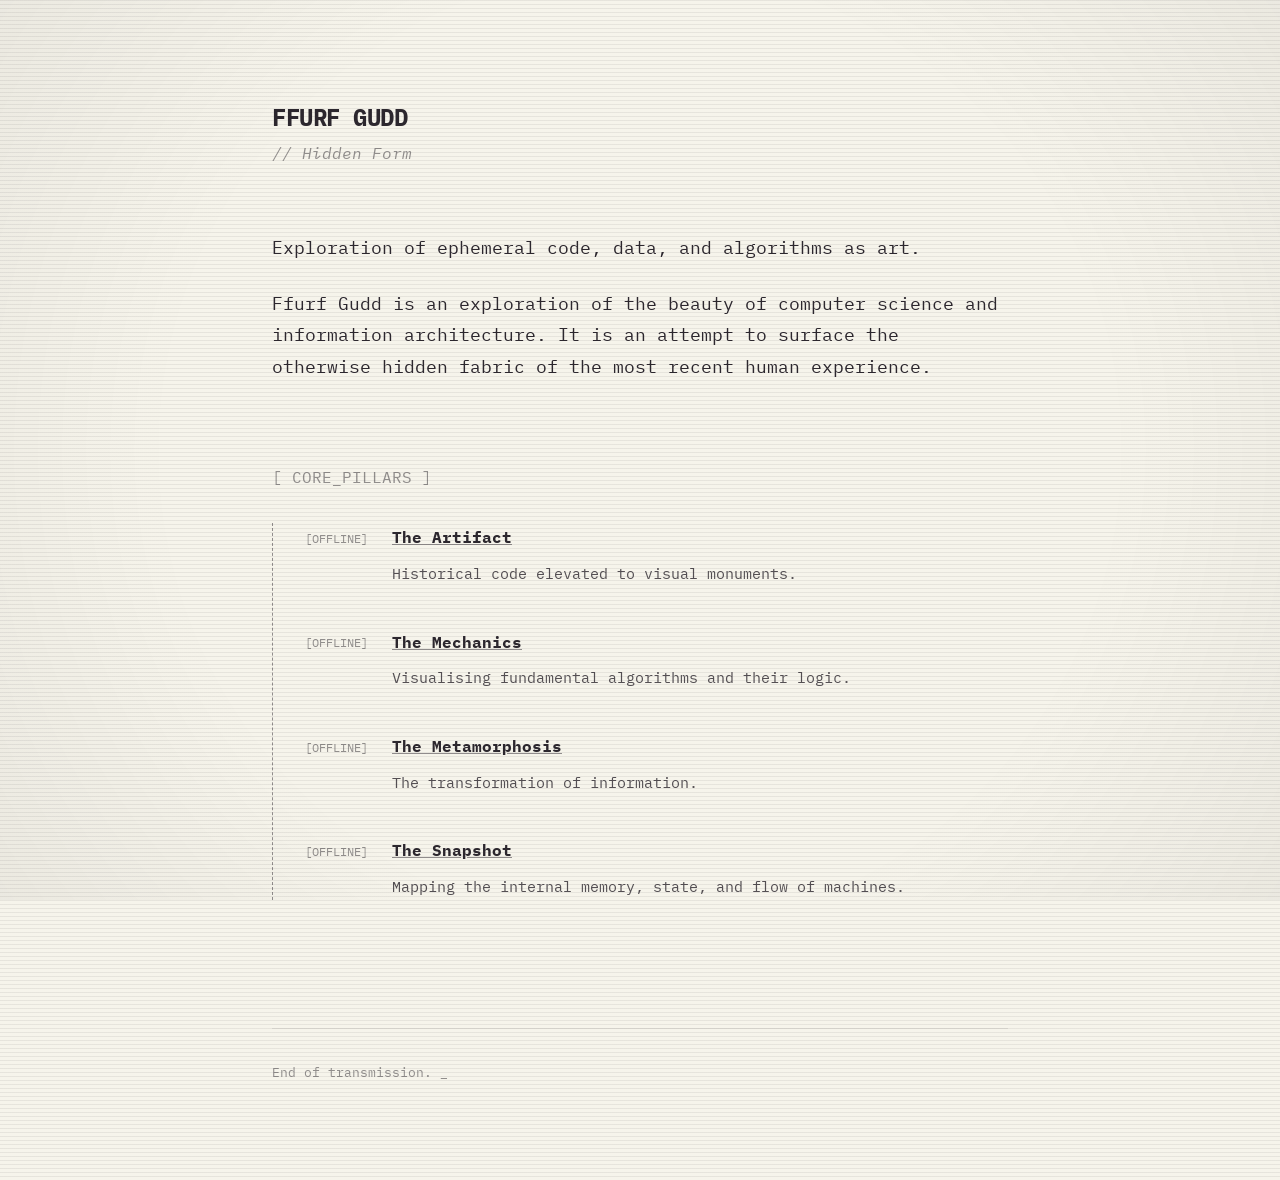
<file: index.html>
<!DOCTYPE html>
<html lang="en-GB">
<head>
    <meta charset="UTF-8">
    <meta name="viewport" content="width=device-width, initial-scale=1.0">
    <title>FFURF GUDD // Hidden Form</title>
    <link rel="preconnect" href="https://fonts.googleapis.com">
    <link rel="preconnect" href="https://fonts.gstatic.com" crossorigin>
    <link href="https://fonts.googleapis.com/css2?family=IBM+Plex+Mono:ital,wght@0,400;0,700;1,400&display=swap" rel="stylesheet">
    <link rel="stylesheet" href="style.css">
</head>
<body>
    <header>
        <h1>FFURF GUDD</h1>
        <p class="subtitle">// Hidden Form</p>
    </header>

    <main>
        <section class="mission">
            <p>Exploration of ephemeral code, data, and algorithms as art.</p>
            <p>Ffurf Gudd is an exploration of the beauty of computer science and information architecture. It is an attempt to surface the otherwise hidden fabric of the most recent human experience.</p>
        </section>

        <nav class="gallery">
            <h2>[ CORE_PILLARS ]</h2>
            <ul class="pillar-list">
                <li class="pillar-item">
                    <span class="status">[OFFLINE]</span>
                    <div class="content">
                        <span class="title">The Artifact</span>
                        <span class="desc">Historical code elevated to visual monuments.</span>
                    </div>
                </li>
                <li class="pillar-item">
                    <span class="status">[OFFLINE]</span>
                    <div class="content">
                        <span class="title">The Mechanics</span>
                        <span class="desc">Visualising fundamental algorithms and their logic.</span>
                    </div>
                </li>
                <li class="pillar-item">
                    <span class="status">[OFFLINE]</span>
                    <div class="content">
                        <span class="title">The Metamorphosis</span>
                        <span class="desc">The transformation of information.</span>
                    </div>
                </li>
                <li class="pillar-item">
                    <span class="status">[OFFLINE]</span>
                    <div class="content">
                        <span class="title">The Snapshot</span>
                        <span class="desc">Mapping the internal memory, state, and flow of machines.</span>
                    </div>
                </li>
            </ul>
        </nav>
    </main>

    <footer>
        <p class="meta">End of transmission. <span class="cursor">_</span></p>
    </footer>
</body>
</html>
</file>
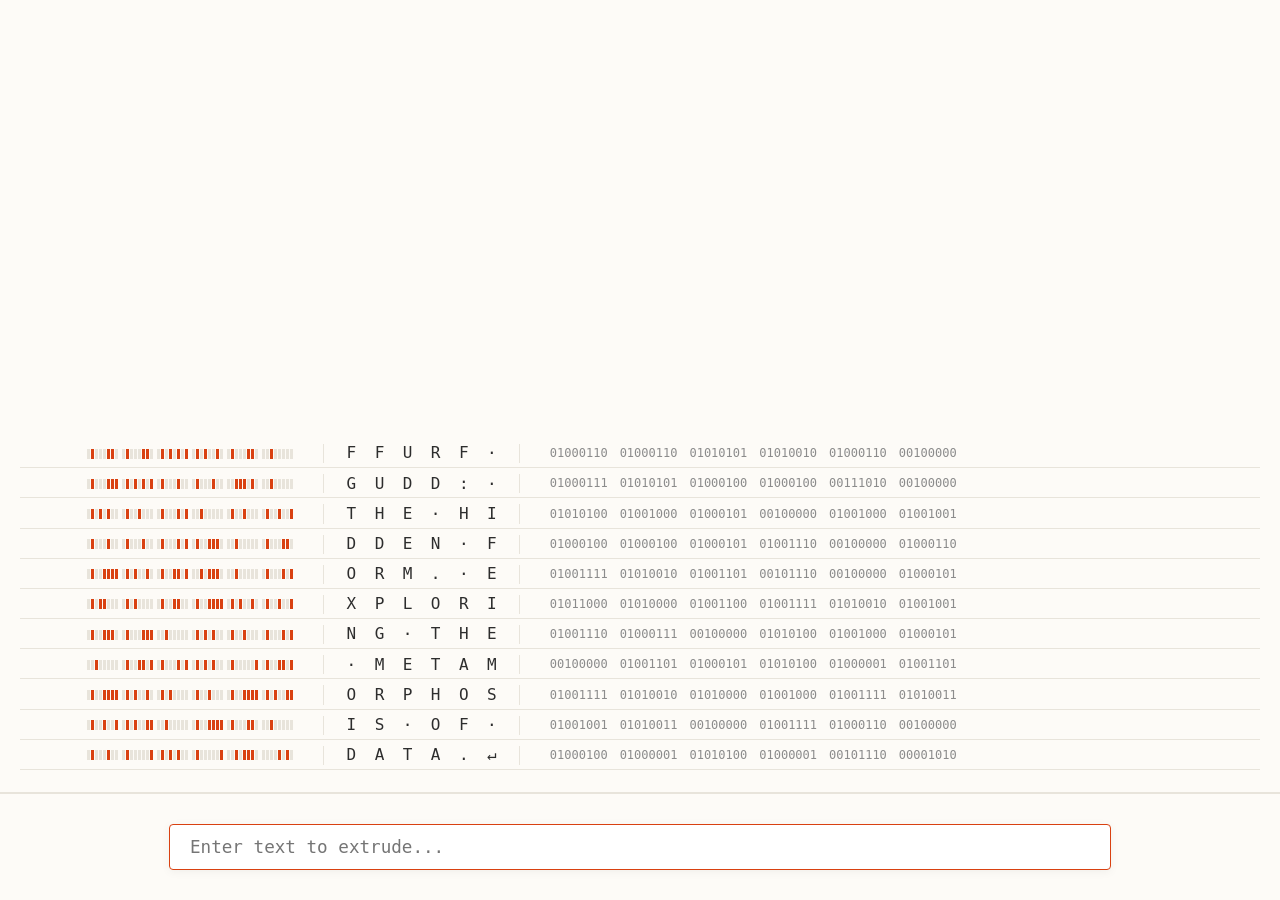
<file: exhibits/base64.html>
<!DOCTYPE html>
<html lang="en">
<head>
    <meta charset="UTF-8">
    <meta name="viewport" content="width=device-width, initial-scale=1.0">
    <title>Ffurf Gudd | Data Fountain</title>
    <style>
        :root {
            --bg-color: #fdfbf7; /* Off-white parchment */
            --grid-color: #e8e4db;
            --text-color: #2d2d2d; /* High contrast but not pure black */
            --hex-color: #0056b3;
            --binary-color: #8c8c8c;
            --accent-color: #d94111;
            --font-mono: 'JetBrains Mono', 'IBM Plex Mono', monospace;
        }

        body, html {
            margin: 0;
            padding: 0;
            height: 100%;
            background-color: var(--bg-color);
            color: var(--text-color);
            font-family: var(--font-mono);
            overflow: hidden;
            display: flex;
            flex-direction: column;
            line-height: 1.4;
        }

        /* The Fountain */
        #fountain-container {
            flex: 1;
            display: flex;
            flex-direction: column-reverse;
            padding: 20px;
            overflow-y: auto;
            scrollbar-width: thin;
            scrollbar-color: var(--grid-color) transparent;
            mask-image: linear-gradient(to top, black 90%, transparent 100%);
        }

        .row {
            display: grid;
            grid-template-columns: 1fr auto auto 1fr;
            gap: 30px;
            margin-bottom: 2px;
            padding: 4px 0;
            border-bottom: 1px solid var(--grid-color);
            opacity: 0;
            transform: translateY(5px);
            animation: emerge 0.4s forwards ease-out;
        }

        @keyframes emerge {
            to { opacity: 1; transform: translateY(0); }
        }

        /* Column Styles */
        .col-visual-bin {
            display: flex;
            justify-content: flex-end;
            gap: 4px;
        }

        .col-main {
            display: grid;
            grid-template-columns: repeat(6, 2.5ch); /* 6 bytes wide */
            gap: 4px;
            justify-content: center;
            border-left: 1px solid var(--grid-color);
            border-right: 1px solid var(--grid-color);
            padding: 0 15px;
        }

        .col-binary-text {
            display: flex;
            gap: 12px;
            font-size: 0.75em;
            color: var(--binary-color);
            align-items: center;
        }

        /* Cell Styles */
        .cell {
            position: relative;
            width: 2.5ch;
            height: 1.2em;
            display: flex;
            align-items: center;
            justify-content: center;
        }

        .cell .char, .cell .hex {
            position: absolute;
            transition: opacity 1.0s ease-in-out; /* Exactly one second for the change */
        }

        .cell .hex {
            opacity: 0;
            color: var(--hex-color);
            font-weight: bold;
        }

        .cell.is-hex .char { opacity: 0; }
        .cell.is-hex .hex { opacity: 1; }

        /* Binary Texture (Left) */
        .bin-byte-viz {
            display: grid;
            grid-template-columns: repeat(8, 3px);
            gap: 1px;
            align-items: center;
        }

        .bit-viz {
            width: 3px;
            height: 10px;
            background: var(--grid-color);
        }

        .bit-viz.on {
            background: var(--accent-color);
        }

        /* Input Area */
        #input-area {
            padding: 30px;
            background: var(--bg-color);
            border-top: 2px solid var(--grid-color);
            display: flex;
            justify-content: center;
            z-index: 10;
        }

        #typewriter {
            width: 100%;
            max-width: 900px;
            background: #fff;
            border: 1px solid var(--grid-color);
            border-radius: 4px;
            color: var(--text-color);
            font-family: var(--font-mono);
            font-size: 1.1rem;
            padding: 12px 20px;
            outline: none;
            box-shadow: 0 2px 10px rgba(0,0,0,0.05);
        }

        #typewriter:focus {
            border-color: var(--accent-color);
        }

    </style>
</head>
<body>

    <div id="fountain-container">
        <!-- Rows will be injected here -->
    </div>

    <div id="input-area">
        <input type="text" id="typewriter" placeholder="Enter text to extrude..." autofocus autocomplete="off">
    </div>

    <script>
        const container = document.getElementById('fountain-container');
        const input = document.getElementById('typewriter');
        const COLS = 6;
        
        let buffer = [];
        let currentRowElement = null;

        // Map for special characters to visual symbols (technical editor style)
        const charMap = {
            ' ': '&middot;',
            '\n': '&crarr;',
            '\r': '&crarr;',
            '\t': '&rarr;'
        };

        input.addEventListener('keydown', (e) => {
            // Handle Enter key manually
            if (e.key === 'Enter') {
                e.preventDefault();
                addChar('\n');
                input.value = ''; // Clear display input
                return;
            }
        });

        input.addEventListener('input', (e) => {
            const val = e.target.value;
            if (val.length > 0) {
                // Process each character entered
                for (let char of val) {
                    addChar(char);
                }
                e.target.value = ''; // Clear to keep it feeling like a stream
            }
        });

        function createEmptyRow() {
            const row = document.createElement('div');
            row.className = 'row';

            // 1. Visual Binary (Left)
            const colVisBin = document.createElement('div');
            colVisBin.className = 'col-visual-bin';
            
            // 2. Main Column (Center)
            const colMain = document.createElement('div');
            colMain.className = 'col-main';

            // 3. Binary Text Column (Right)
            const colBinText = document.createElement('div');
            colBinText.className = 'col-binary-text';

            // Pre-fill with empty cells
            for (let i = 0; i < COLS; i++) {
                const cell = document.createElement('div');
                cell.className = 'cell';
                colMain.appendChild(cell);

                const binByteViz = document.createElement('div');
                binByteViz.className = 'bin-byte-viz';
                colVisBin.appendChild(binByteViz);

                const binTextSpan = document.createElement('span');
                colBinText.appendChild(binTextSpan);
            }

            row.appendChild(colVisBin);
            row.appendChild(colMain);
            row.appendChild(colBinText);
            
            container.prepend(row);
            return row;
        }

        function addChar(char) {
            if (!currentRowElement || buffer.length === 0) {
                currentRowElement = createEmptyRow();
            }

            const index = buffer.length;
            const code = char.charCodeAt(0);
            const binStr = code.toString(2).padStart(8, '0');
            const displayChar = charMap[char] || char;

            // Update Main Cell
            const mainCol = currentRowElement.querySelector('.col-main');
            const cell = mainCol.children[index];
            cell.innerHTML = `
                <span class="char">${displayChar}</span>
                <span class="hex">${code.toString(16).toUpperCase().padStart(2, '0')}</span>
            `;

            // Update Visual Binary
            const visCol = currentRowElement.querySelector('.col-visual-bin');
            const binViz = visCol.children[index];
            binViz.innerHTML = '';
            for (let bit of binStr) {
                const b = document.createElement('div');
                b.className = `bit-viz ${bit === '1' ? 'on' : ''}`;
                binViz.appendChild(b);
            }

            // Update Binary Text
            const binCol = currentRowElement.querySelector('.col-binary-text');
            binCol.children[index].textContent = binStr;

            buffer.push(char);

            // Row is full, reset for next row
            if (buffer.length === COLS) {
                buffer = [];
                currentRowElement = null; // New character will trigger new row
            }

            // Cleanup old rows
            if (container.children.length > 100) {
                container.removeChild(container.lastChild);
            }
        }

        // Wave Engine
        let waveRowIndex = 0;
        setInterval(() => {
            const rows = Array.from(container.children);
            if (rows.length === 0) {
                waveRowIndex = 0;
                return;
            }

            // If we've reached the end of the visible fountain or the 100% threshold, reset to start
            if (waveRowIndex >= rows.length || waveRowIndex > 25) {
                waveRowIndex = 0;
            }

            const row = rows[waveRowIndex];
            // Linear probability: 0% at row 0, 100% at row 20+
            const probability = Math.min(1.0, waveRowIndex * 0.05);

            const cells = row.querySelectorAll('.cell');
            cells.forEach(cell => {
                if (!cell.querySelector('.hex')) return; // Skip empty cells

                // Process every character independently within the row
                if (Math.random() < probability) {
                    cell.classList.add('is-hex');
                } else {
                    cell.classList.remove('is-hex');
                }
            });

            waveRowIndex++;
        }, 1000); // Move to the next row every second

        // Initial welcome sequence
        "FFURF GUDD: THE HIDDEN FORM. EXPLORING THE METAMORPHOSIS OF DATA.\n".split('').forEach(addChar);
    </script>
</body>
</html>
</file>
<file: style.css>
:root {
    --bg-color: #F6F4EB;
    --text-color: #2C272E;
    --accent-color: #917FB3;
    --dim-color: rgba(44, 39, 46, 0.5);
}

* {
    box-sizing: border-box;
    margin: 0;
    padding: 0;
}

body {
    background-color: var(--bg-color);
    color: var(--text-color);
    font-family: 'IBM Plex Mono', monospace;
    line-height: 1.8;
    max-width: 800px;
    margin: 6rem auto;
    padding: 0 2rem;
    -webkit-font-smoothing: antialiased;
    position: relative;
    /* Clearer scanlines */
    background-image: linear-gradient(
        rgba(44, 39, 46, 0.08) 1px, 
        transparent 1px
    );
    background-size: 100% 4px;
}

/* Pronounced vignette */
body::after {
    content: "";
    position: fixed;
    top: 0; left: 0; width: 100%; height: 100%;
    background: radial-gradient(circle, transparent 60%, rgba(44, 39, 46, 0.05) 100%);
    pointer-events: none;
    z-index: 10;
}

header {
    margin-bottom: 4rem;
}

h1 {
    font-size: 1.5rem;
    font-weight: 700;
    letter-spacing: -0.02em;
}

.subtitle {
    color: var(--dim-color);
    font-style: italic;
}

.mission {
    margin-bottom: 5rem;
    font-size: 1.1rem;
}

.mission p {
    margin-bottom: 1.5rem;
}

h2 {
    font-size: 1rem;
    margin-bottom: 2rem;
    font-weight: 400;
    color: var(--dim-color);
}

.pillar-list {
    list-style: none;
    border-left: 1px dashed var(--dim-color);
    padding-left: 2rem;
}

.pillar-item {
    margin-bottom: 2.5rem;
    display: flex;
    align-items: flex-start;
}

.status {
    font-size: 0.75rem;
    color: var(--dim-color);
    margin-right: 1.5rem;
    margin-top: 0.3rem;
    white-space: nowrap;
}

.pillar-item .title {
    display: block;
    font-weight: 700;
    text-decoration: underline;
    text-decoration-color: var(--dim-color);
    margin-bottom: 0.5rem;
}

.pillar-item .desc {
    display: block;
    font-size: 0.95rem;
    opacity: 0.8;
}

footer {
    margin-top: 8rem;
    padding-top: 2rem;
    border-top: 1px solid rgba(44, 39, 46, 0.1);
}

.meta {
    font-size: 0.8rem;
    color: var(--dim-color);
}

.cursor {
    animation: blink 1s step-end infinite;
}

@keyframes blink {
    50% { opacity: 0; }
}

@media (max-width: 600px) {
    body { margin: 3rem auto; }
    .pillar-item { flex-direction: column; }
    .status { margin-bottom: 0.5rem; }
}
</file>
